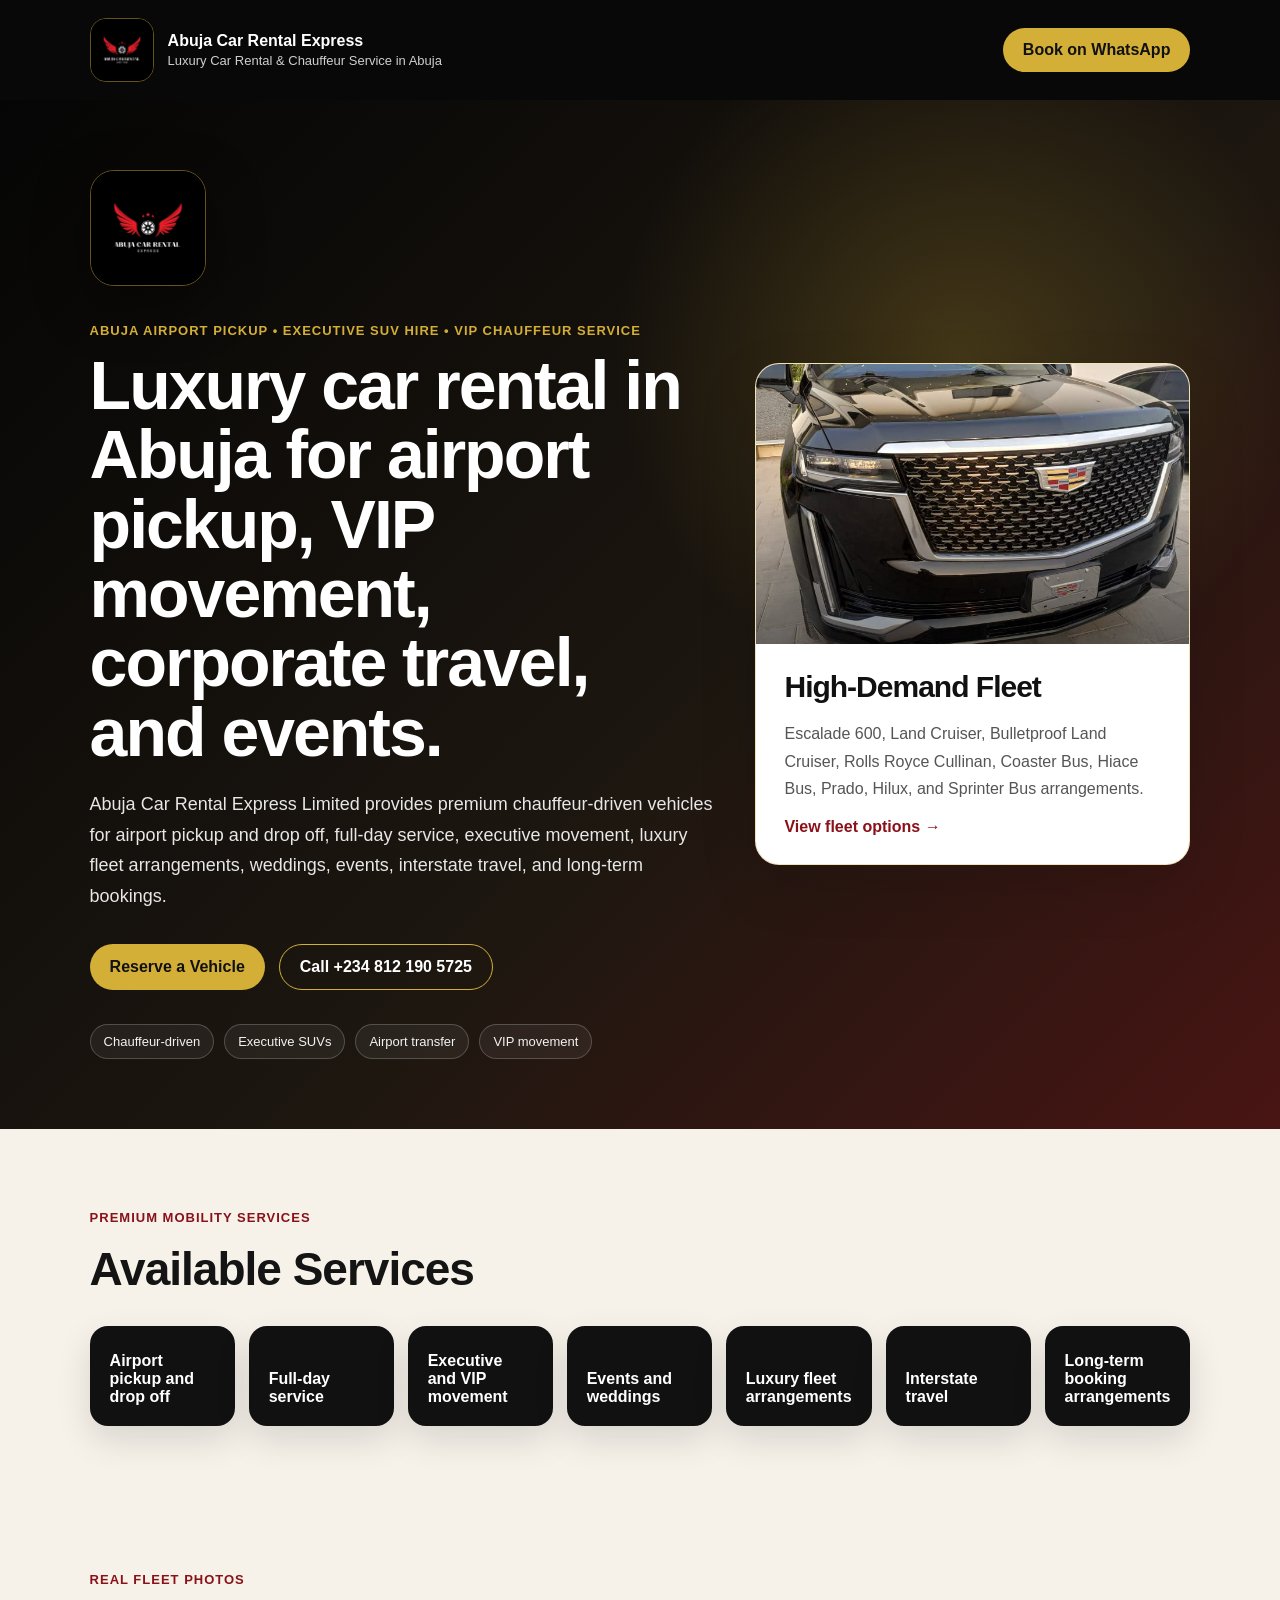
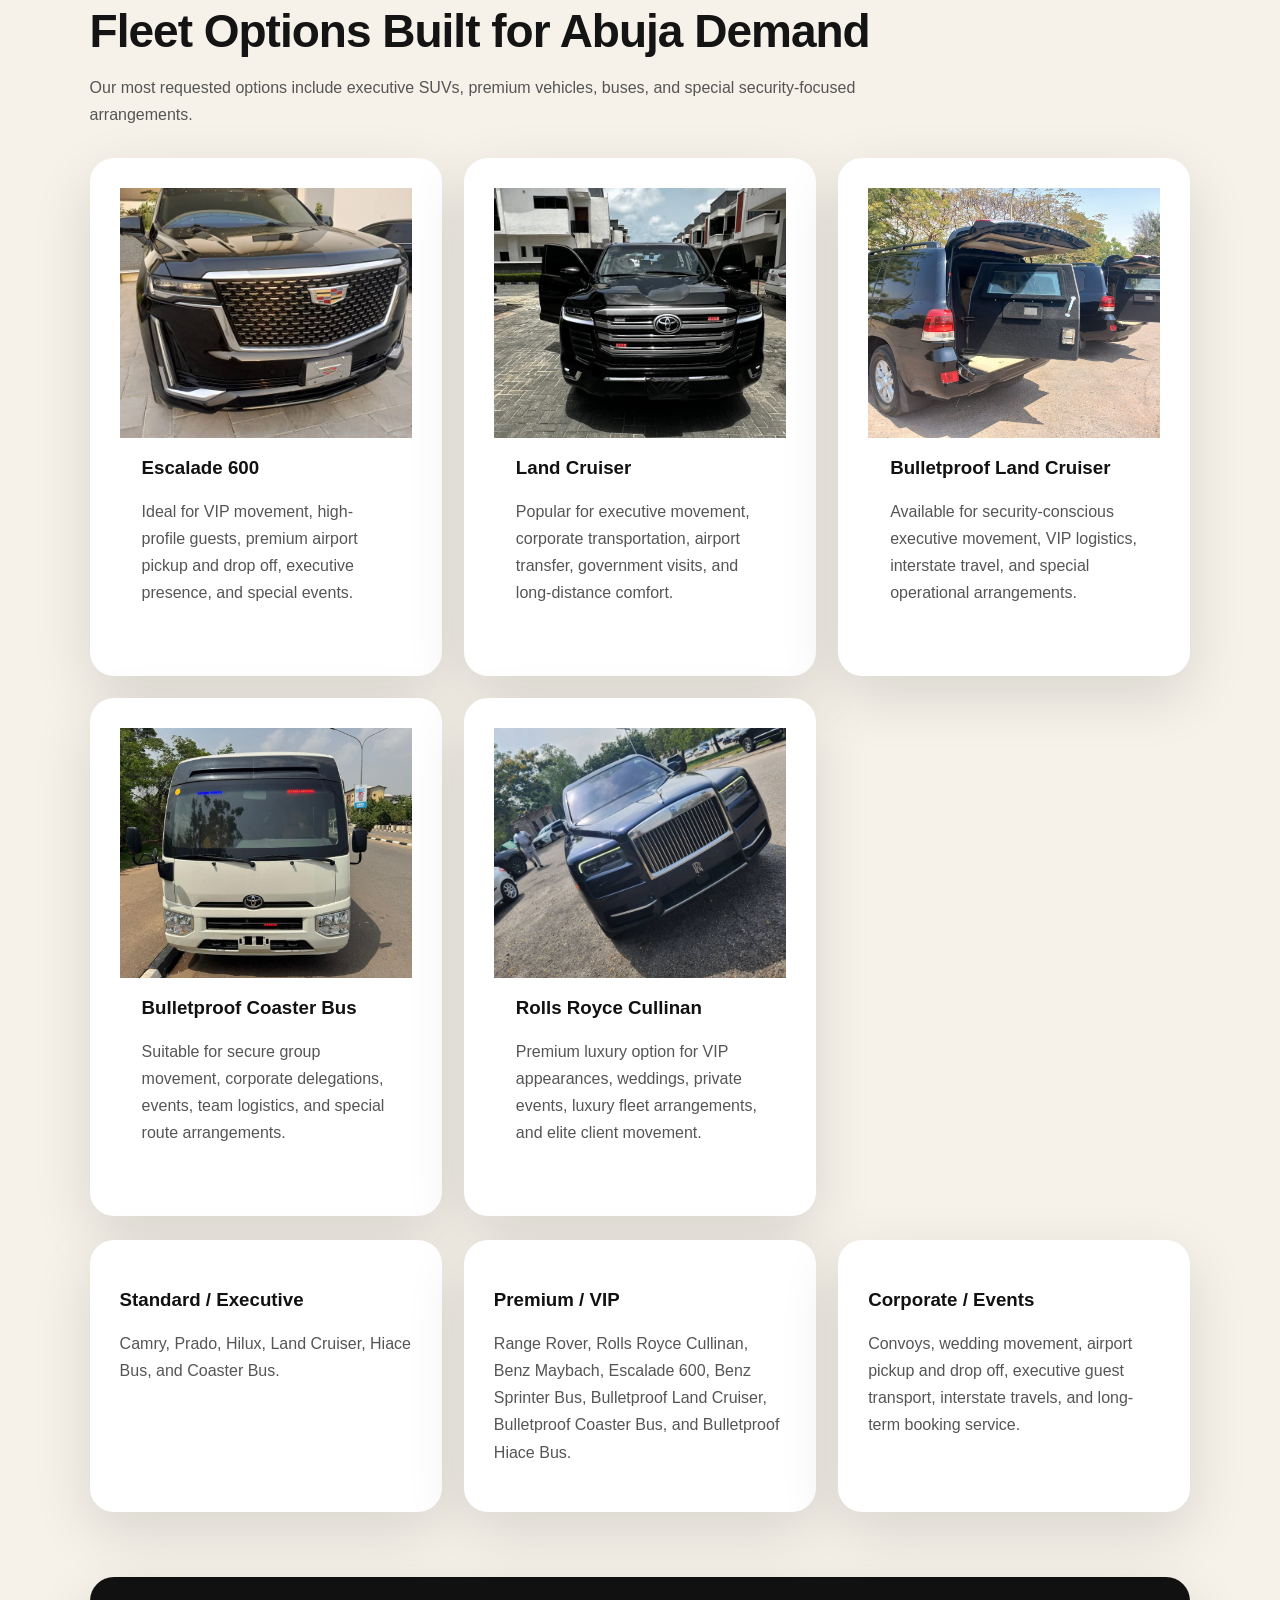
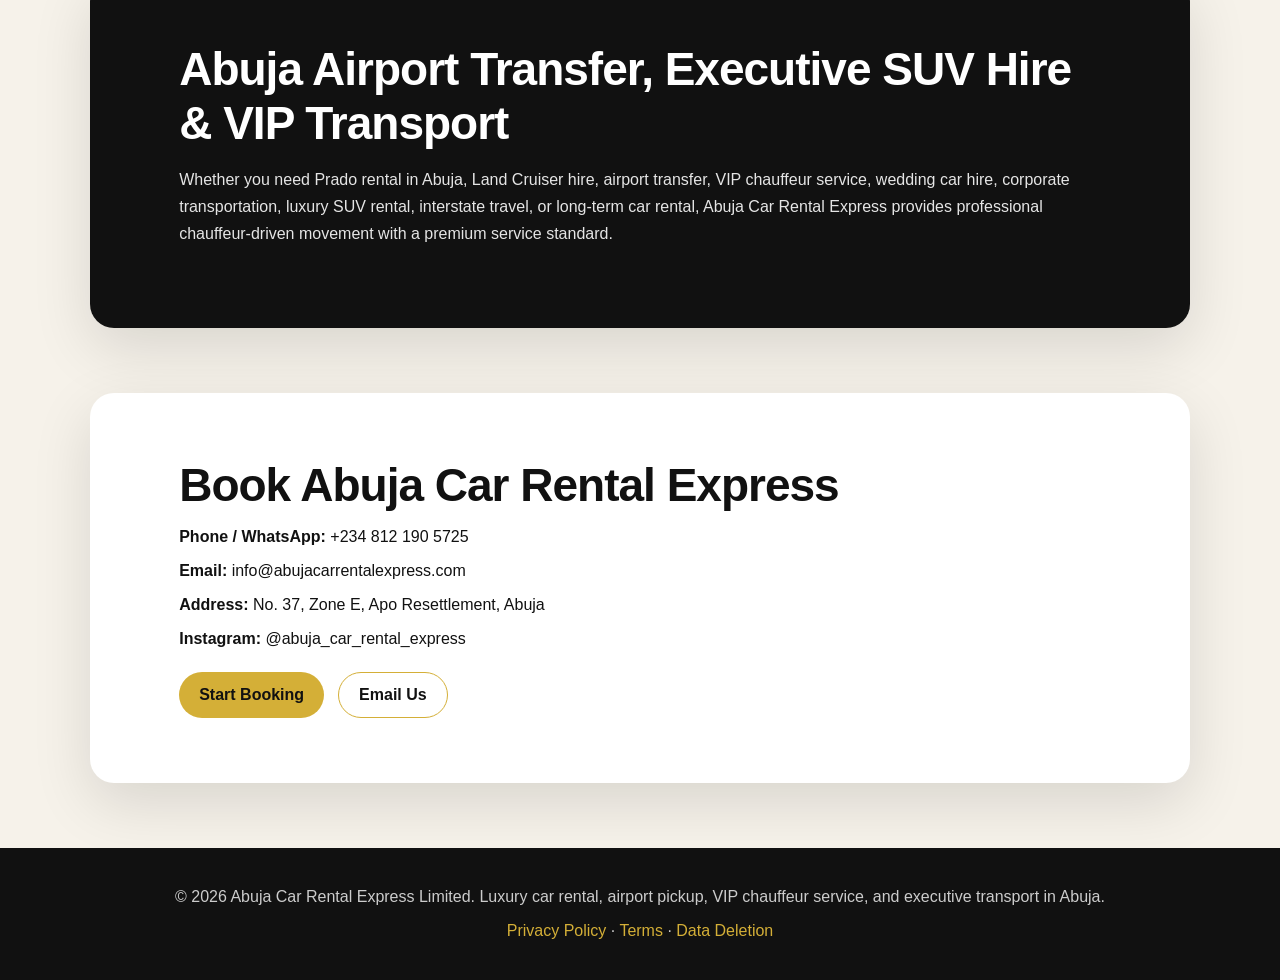
<file: index.html>
<!DOCTYPE html>
<html lang="en">
<head>
  <meta charset="UTF-8" /><meta name="viewport" content="width=device-width, initial-scale=1.0" />
  <title>Luxury Car Rental Abuja | Airport Pickup & VIP Chauffeur Service</title>
  <meta name="description" content="Abuja Car Rental Express offers luxury car rental in Abuja, airport pickup and drop off, chauffeur-driven SUVs, Prado rental, Land Cruiser hire, VIP transport, wedding car hire, corporate transportation, interstate travel, and long-term booking arrangements." />
  <meta name="keywords" content="luxury car rental Abuja, airport pickup Abuja, airport drop off Abuja, Abuja chauffeur service, VIP car hire Abuja, executive car rental Abuja, SUV rental Abuja, Prado rental Abuja, Land Cruiser hire Abuja, wedding car hire Abuja, corporate transportation Abuja, long term car rental Abuja, interstate travel Abuja, bulletproof vehicle hire Abuja, Coaster bus hire Abuja, Hiace bus rental Abuja, Escalade 600 Abuja, Rolls Royce Cullinan Abuja" />
  <link rel="icon" type="image/jpeg" href="/assets/favicon.jpeg" /><link rel="stylesheet" href="/styles.css" />
</head>
<body>
<header class="nav"><div class="brand"><img src="/assets/acre-logo.jpeg" alt="Abuja Car Rental Express logo" class="brand-logo" /><div><strong>Abuja Car Rental Express</strong><span>Luxury Car Rental & Chauffeur Service in Abuja</span></div></div><a class="nav-btn" href="https://wa.me/2348121905725">Book on WhatsApp</a></header>
<main>
<section class="hero"><div class="hero-text"><img src="/assets/acre-logo.jpeg" alt="ACRE logo" class="hero-logo" /><p class="eyebrow">Abuja Airport Pickup • Executive SUV Hire • VIP Chauffeur Service</p><h1>Luxury car rental in Abuja for airport pickup, VIP movement, corporate travel, and events.</h1><p class="subtext">Abuja Car Rental Express Limited provides premium chauffeur-driven vehicles for airport pickup and drop off, full-day service, executive movement, luxury fleet arrangements, weddings, events, interstate travel, and long-term bookings.</p><div class="actions"><a class="primary" href="https://wa.me/2348121905725">Reserve a Vehicle</a><a class="secondary" href="tel:+2348121905725">Call +234 812 190 5725</a></div><div class="trust-row"><span>Chauffeur-driven</span><span>Executive SUVs</span><span>Airport transfer</span><span>VIP movement</span></div></div><div class="hero-card hero-fleet-card"><div class="hero-fleet-image"></div><h2>High-Demand Fleet</h2><p>Escalade 600, Land Cruiser, Bulletproof Land Cruiser, Rolls Royce Cullinan, Coaster Bus, Hiace Bus, Prado, Hilux, and Sprinter Bus arrangements.</p><a href="#fleet" class="card-link">View fleet options →</a></div></section>
<section class="services"><div class="section-heading"><p class="eyebrow dark">Premium Mobility Services</p><h2>Available Services</h2></div><div class="service-grid"><div>Airport pickup and drop off</div><div>Full-day service</div><div>Executive and VIP movement</div><div>Events and weddings</div><div>Luxury fleet arrangements</div><div>Interstate travel</div><div>Long-term booking arrangements</div></div></section>
<section class="fleet" id="fleet"><div class="section-heading"><p class="eyebrow dark">Real Fleet Photos</p><h2>Fleet Options Built for Abuja Demand</h2><p>Our most requested options include executive SUVs, premium vehicles, buses, and special security-focused arrangements.</p></div><div class="fleet-showcase"><article class="vehicle-card"><img src="/assets/escalade-600.jpeg" alt="Escalade 600 available for VIP car hire in Abuja" /><h3>Escalade 600</h3><p>Ideal for VIP movement, high-profile guests, premium airport pickup and drop off, executive presence, and special events.</p></article><article class="vehicle-card"><img src="/assets/land-cruiser.jpeg" alt="Land Cruiser available for executive car rental in Abuja" /><h3>Land Cruiser</h3><p>Popular for executive movement, corporate transportation, airport transfer, government visits, and long-distance comfort.</p></article><article class="vehicle-card"><img src="/assets/bulletproof-land-cruiser.jpeg" alt="Bulletproof Land Cruiser available in Abuja" /><h3>Bulletproof Land Cruiser</h3><p>Available for security-conscious executive movement, VIP logistics, interstate travel, and special operational arrangements.</p></article><article class="vehicle-card"><img src="/assets/bulletproof-coaster-bus.jpeg" alt="Bulletproof Coaster Bus for group movement in Abuja" /><h3>Bulletproof Coaster Bus</h3><p>Suitable for secure group movement, corporate delegations, events, team logistics, and special route arrangements.</p></article><article class="vehicle-card"><img src="/assets/rolls-royce-cullinan.jpeg" alt="Rolls Royce Cullinan luxury car rental in Abuja" /><h3>Rolls Royce Cullinan</h3><p>Premium luxury option for VIP appearances, weddings, private events, luxury fleet arrangements, and elite client movement.</p></article></div><div class="grid"><article><h3>Standard / Executive</h3><p>Camry, Prado, Hilux, Land Cruiser, Hiace Bus, and Coaster Bus.</p></article><article><h3>Premium / VIP</h3><p>Range Rover, Rolls Royce Cullinan, Benz Maybach, Escalade 600, Benz Sprinter Bus, Bulletproof Land Cruiser, Bulletproof Coaster Bus, and Bulletproof Hiace Bus.</p></article><article><h3>Corporate / Events</h3><p>Convoys, wedding movement, airport pickup and drop off, executive guest transport, interstate travels, and long-term booking service.</p></article></div></section>
<section class="seo-section"><h2>Abuja Airport Transfer, Executive SUV Hire & VIP Transport</h2><p>Whether you need Prado rental in Abuja, Land Cruiser hire, airport transfer, VIP chauffeur service, wedding car hire, corporate transportation, luxury SUV rental, interstate travel, or long-term car rental, Abuja Car Rental Express provides professional chauffeur-driven movement with a premium service standard.</p></section>
<section class="contact"><h2>Book Abuja Car Rental Express</h2><p><strong>Phone / WhatsApp:</strong> +234 812 190 5725</p><p><strong>Email:</strong> info@abujacarrentalexpress.com</p><p><strong>Address:</strong> No. 37, Zone E, Apo Resettlement, Abuja</p><p><strong>Instagram:</strong> @abuja_car_rental_express</p><div class="actions contact-actions"><a class="primary" href="https://wa.me/2348121905725">Start Booking</a><a class="secondary dark-btn" href="mailto:info@abujacarrentalexpress.com">Email Us</a></div></section>
</main><footer><p>© 2026 Abuja Car Rental Express Limited. Luxury car rental, airport pickup, VIP chauffeur service, and executive transport in Abuja.</p><p class="footer-links"><a href="/privacy-policy">Privacy Policy</a> · <a href="/terms">Terms</a> · <a href="/data-deletion">Data Deletion</a></p></footer></body></html>
</file>
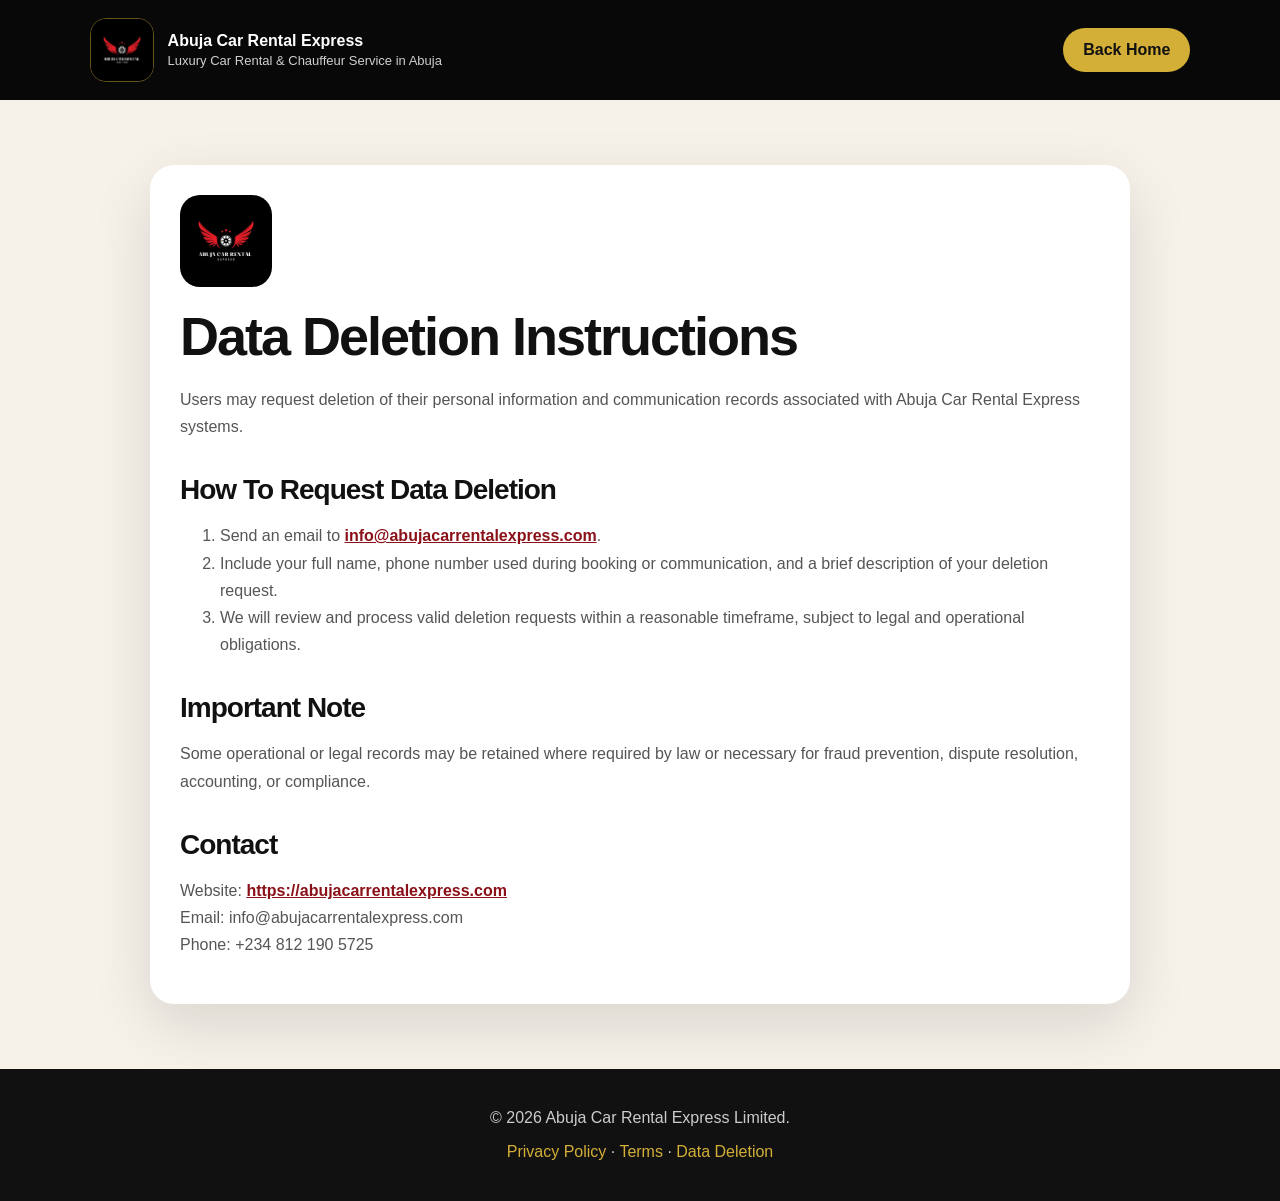
<file: data-deletion.html>
<!DOCTYPE html><html lang="en"><head><meta charset="UTF-8" /><meta name="viewport" content="width=device-width, initial-scale=1.0" /><title>Data Deletion Instructions | Abuja Car Rental Express</title><meta name="description" content="Data Deletion Instructions for Abuja Car Rental Express." /><link rel="icon" type="image/jpeg" href="/assets/favicon.jpeg" /><link rel="stylesheet" href="/styles.css" /></head><body><header class="nav"><div class="brand"><img src="/assets/acre-logo.jpeg" alt="Abuja Car Rental Express logo" class="brand-logo" /><div><strong>Abuja Car Rental Express</strong><span>Luxury Car Rental & Chauffeur Service in Abuja</span></div></div><a class="nav-btn" href="/">Back Home</a></header><main class="legal-wrap"><article class="legal-page"><img src="/assets/acre-logo.jpeg" alt="ACRE logo" class="legal-logo" /><h1>Data Deletion Instructions</h1><p>Users may request deletion of their personal information and communication records associated with Abuja Car Rental Express systems.</p><h2>How To Request Data Deletion</h2><ol><li>Send an email to <a href="mailto:info@abujacarrentalexpress.com">info@abujacarrentalexpress.com</a>.</li><li>Include your full name, phone number used during booking or communication, and a brief description of your deletion request.</li><li>We will review and process valid deletion requests within a reasonable timeframe, subject to legal and operational obligations.</li></ol><h2>Important Note</h2><p>Some operational or legal records may be retained where required by law or necessary for fraud prevention, dispute resolution, accounting, or compliance.</p><h2>Contact</h2><p>Website: <a href="https://abujacarrentalexpress.com">https://abujacarrentalexpress.com</a><br>Email: info@abujacarrentalexpress.com<br>Phone: +234 812 190 5725</p></article></main><footer><p>© 2026 Abuja Car Rental Express Limited.</p><p class="footer-links"><a href="/privacy-policy">Privacy Policy</a> · <a href="/terms">Terms</a> · <a href="/data-deletion">Data Deletion</a></p></footer></body></html>
</file>
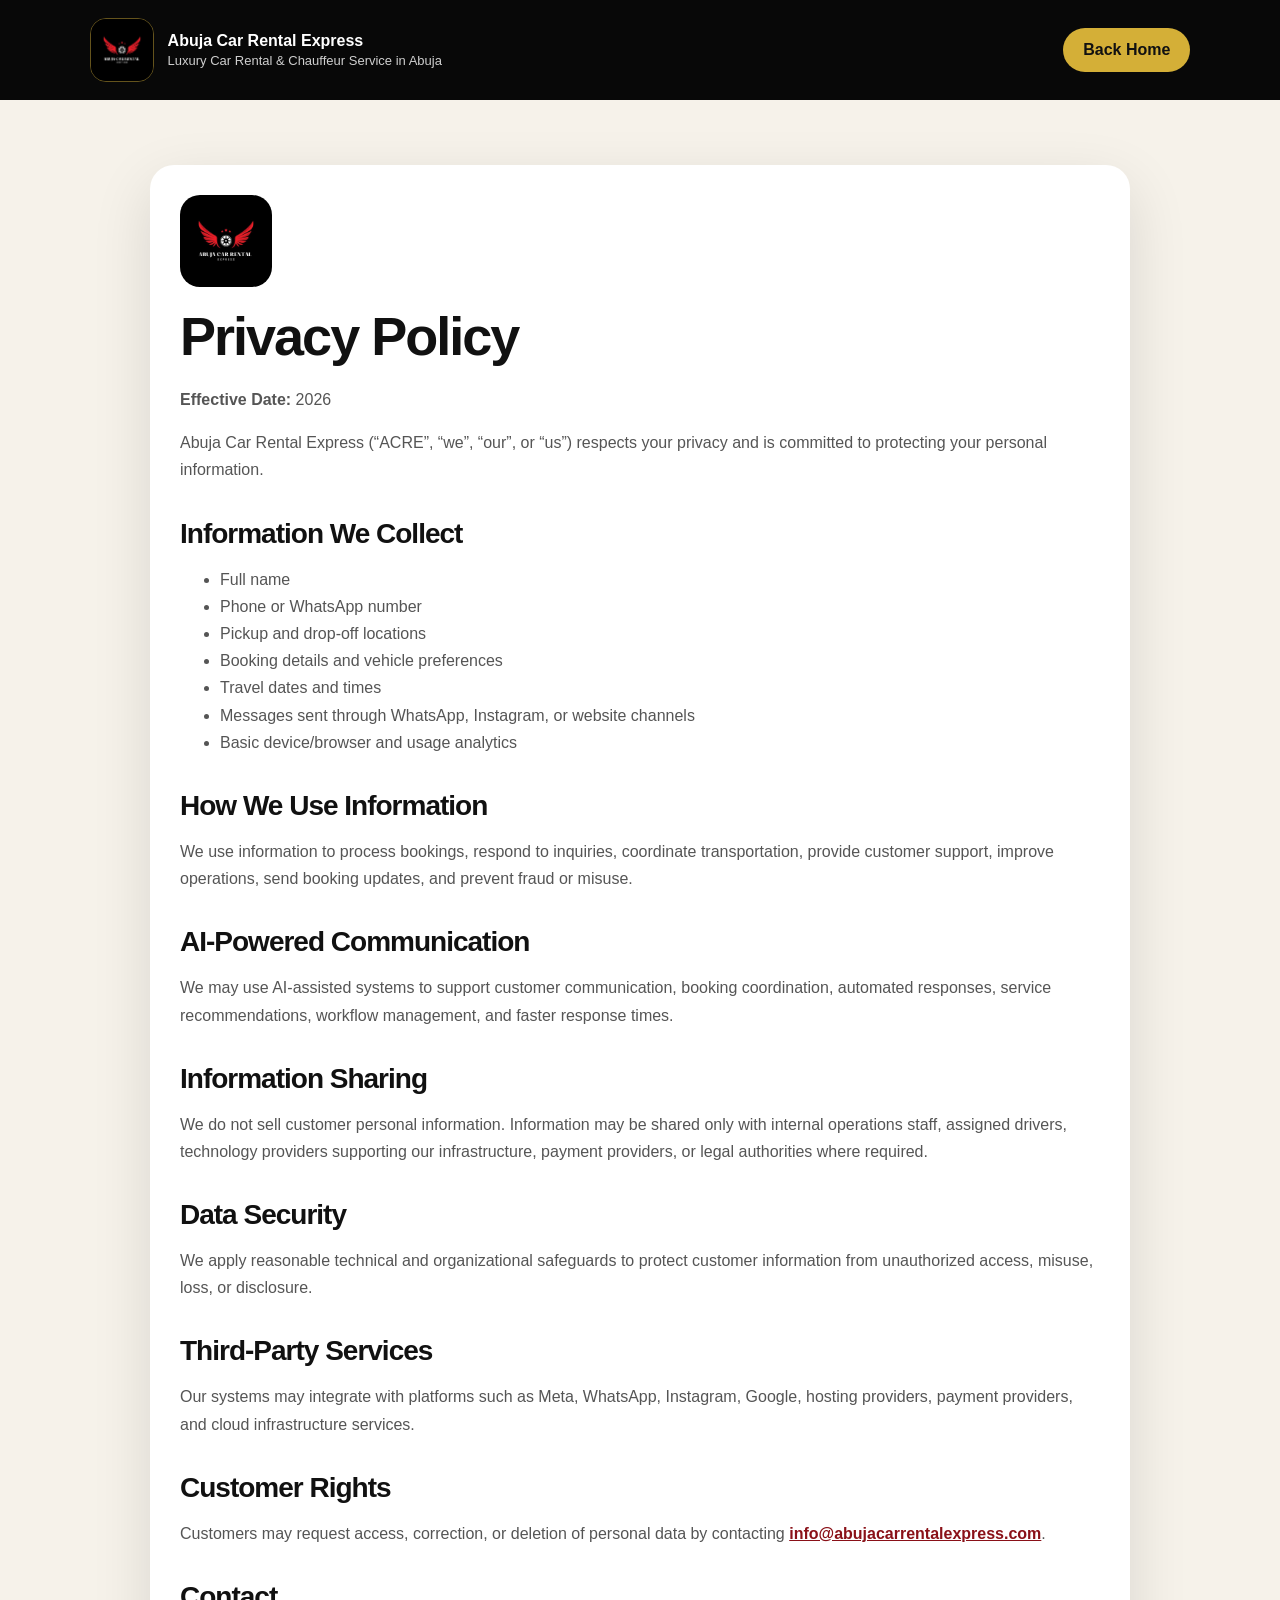
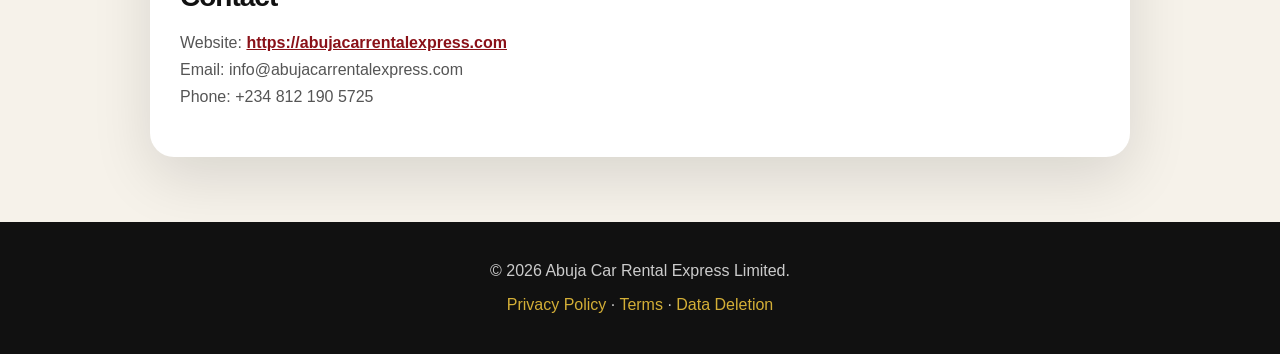
<file: privacy-policy.html>
<!DOCTYPE html><html lang="en"><head><meta charset="UTF-8" /><meta name="viewport" content="width=device-width, initial-scale=1.0" /><title>Privacy Policy | Abuja Car Rental Express</title><meta name="description" content="Privacy Policy for Abuja Car Rental Express." /><link rel="icon" type="image/jpeg" href="/assets/favicon.jpeg" /><link rel="stylesheet" href="/styles.css" /></head><body><header class="nav"><div class="brand"><img src="/assets/acre-logo.jpeg" alt="Abuja Car Rental Express logo" class="brand-logo" /><div><strong>Abuja Car Rental Express</strong><span>Luxury Car Rental & Chauffeur Service in Abuja</span></div></div><a class="nav-btn" href="/">Back Home</a></header><main class="legal-wrap"><article class="legal-page"><img src="/assets/acre-logo.jpeg" alt="ACRE logo" class="legal-logo" /><h1>Privacy Policy</h1><p><strong>Effective Date:</strong> 2026</p><p>Abuja Car Rental Express (“ACRE”, “we”, “our”, or “us”) respects your privacy and is committed to protecting your personal information.</p><h2>Information We Collect</h2><ul><li>Full name</li><li>Phone or WhatsApp number</li><li>Pickup and drop-off locations</li><li>Booking details and vehicle preferences</li><li>Travel dates and times</li><li>Messages sent through WhatsApp, Instagram, or website channels</li><li>Basic device/browser and usage analytics</li></ul><h2>How We Use Information</h2><p>We use information to process bookings, respond to inquiries, coordinate transportation, provide customer support, improve operations, send booking updates, and prevent fraud or misuse.</p><h2>AI-Powered Communication</h2><p>We may use AI-assisted systems to support customer communication, booking coordination, automated responses, service recommendations, workflow management, and faster response times.</p><h2>Information Sharing</h2><p>We do not sell customer personal information. Information may be shared only with internal operations staff, assigned drivers, technology providers supporting our infrastructure, payment providers, or legal authorities where required.</p><h2>Data Security</h2><p>We apply reasonable technical and organizational safeguards to protect customer information from unauthorized access, misuse, loss, or disclosure.</p><h2>Third-Party Services</h2><p>Our systems may integrate with platforms such as Meta, WhatsApp, Instagram, Google, hosting providers, payment providers, and cloud infrastructure services.</p><h2>Customer Rights</h2><p>Customers may request access, correction, or deletion of personal data by contacting <a href="mailto:info@abujacarrentalexpress.com">info@abujacarrentalexpress.com</a>.</p><h2>Contact</h2><p>Website: <a href="https://abujacarrentalexpress.com">https://abujacarrentalexpress.com</a><br>Email: info@abujacarrentalexpress.com<br>Phone: +234 812 190 5725</p></article></main><footer><p>© 2026 Abuja Car Rental Express Limited.</p><p class="footer-links"><a href="/privacy-policy">Privacy Policy</a> · <a href="/terms">Terms</a> · <a href="/data-deletion">Data Deletion</a></p></footer></body></html>
</file>
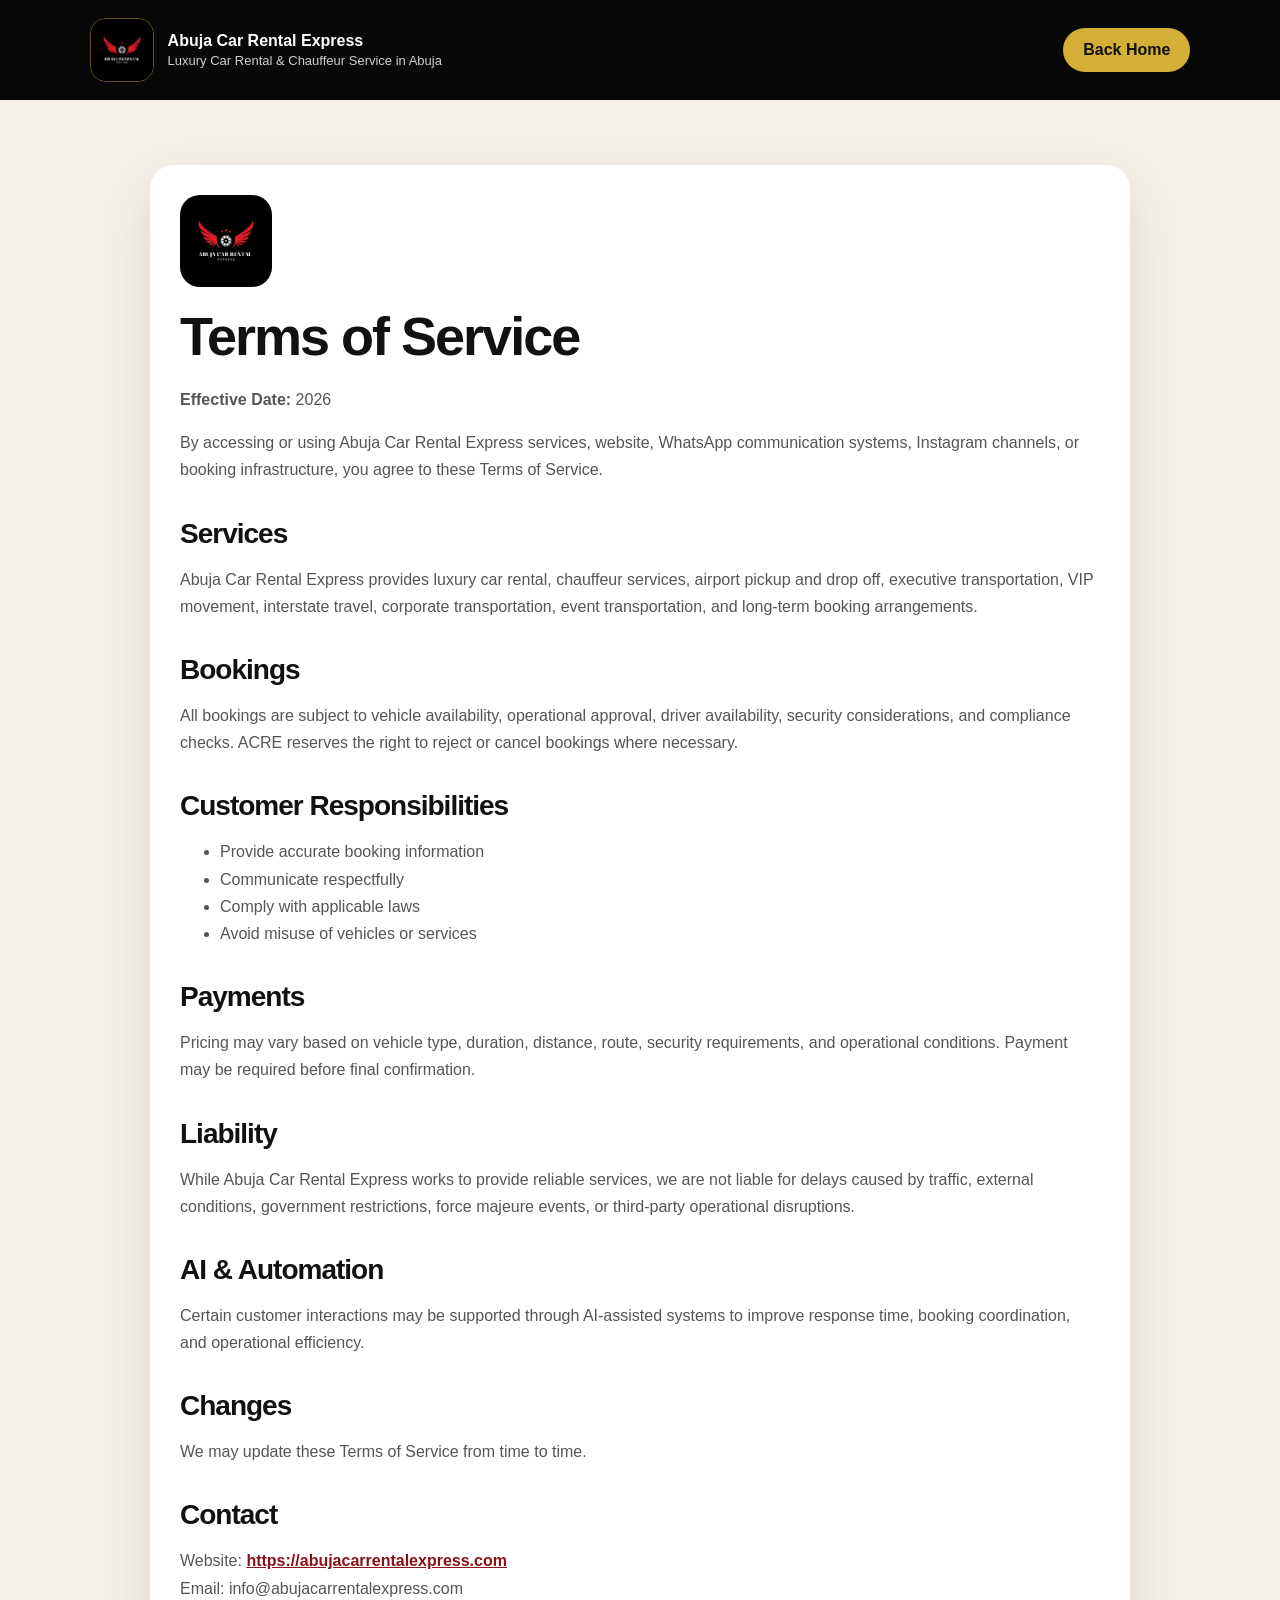
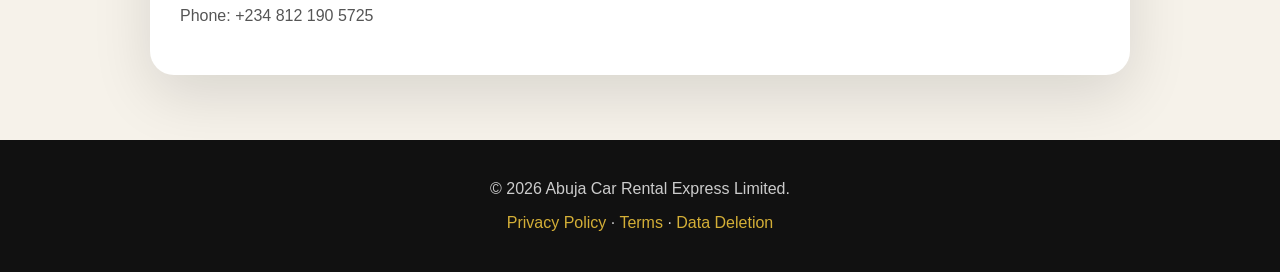
<file: terms.html>
<!DOCTYPE html><html lang="en"><head><meta charset="UTF-8" /><meta name="viewport" content="width=device-width, initial-scale=1.0" /><title>Terms of Service | Abuja Car Rental Express</title><meta name="description" content="Terms of Service for Abuja Car Rental Express." /><link rel="icon" type="image/jpeg" href="/assets/favicon.jpeg" /><link rel="stylesheet" href="/styles.css" /></head><body><header class="nav"><div class="brand"><img src="/assets/acre-logo.jpeg" alt="Abuja Car Rental Express logo" class="brand-logo" /><div><strong>Abuja Car Rental Express</strong><span>Luxury Car Rental & Chauffeur Service in Abuja</span></div></div><a class="nav-btn" href="/">Back Home</a></header><main class="legal-wrap"><article class="legal-page"><img src="/assets/acre-logo.jpeg" alt="ACRE logo" class="legal-logo" /><h1>Terms of Service</h1><p><strong>Effective Date:</strong> 2026</p><p>By accessing or using Abuja Car Rental Express services, website, WhatsApp communication systems, Instagram channels, or booking infrastructure, you agree to these Terms of Service.</p><h2>Services</h2><p>Abuja Car Rental Express provides luxury car rental, chauffeur services, airport pickup and drop off, executive transportation, VIP movement, interstate travel, corporate transportation, event transportation, and long-term booking arrangements.</p><h2>Bookings</h2><p>All bookings are subject to vehicle availability, operational approval, driver availability, security considerations, and compliance checks. ACRE reserves the right to reject or cancel bookings where necessary.</p><h2>Customer Responsibilities</h2><ul><li>Provide accurate booking information</li><li>Communicate respectfully</li><li>Comply with applicable laws</li><li>Avoid misuse of vehicles or services</li></ul><h2>Payments</h2><p>Pricing may vary based on vehicle type, duration, distance, route, security requirements, and operational conditions. Payment may be required before final confirmation.</p><h2>Liability</h2><p>While Abuja Car Rental Express works to provide reliable services, we are not liable for delays caused by traffic, external conditions, government restrictions, force majeure events, or third-party operational disruptions.</p><h2>AI & Automation</h2><p>Certain customer interactions may be supported through AI-assisted systems to improve response time, booking coordination, and operational efficiency.</p><h2>Changes</h2><p>We may update these Terms of Service from time to time.</p><h2>Contact</h2><p>Website: <a href="https://abujacarrentalexpress.com">https://abujacarrentalexpress.com</a><br>Email: info@abujacarrentalexpress.com<br>Phone: +234 812 190 5725</p></article></main><footer><p>© 2026 Abuja Car Rental Express Limited.</p><p class="footer-links"><a href="/privacy-policy">Privacy Policy</a> · <a href="/terms">Terms</a> · <a href="/data-deletion">Data Deletion</a></p></footer></body></html>
</file>
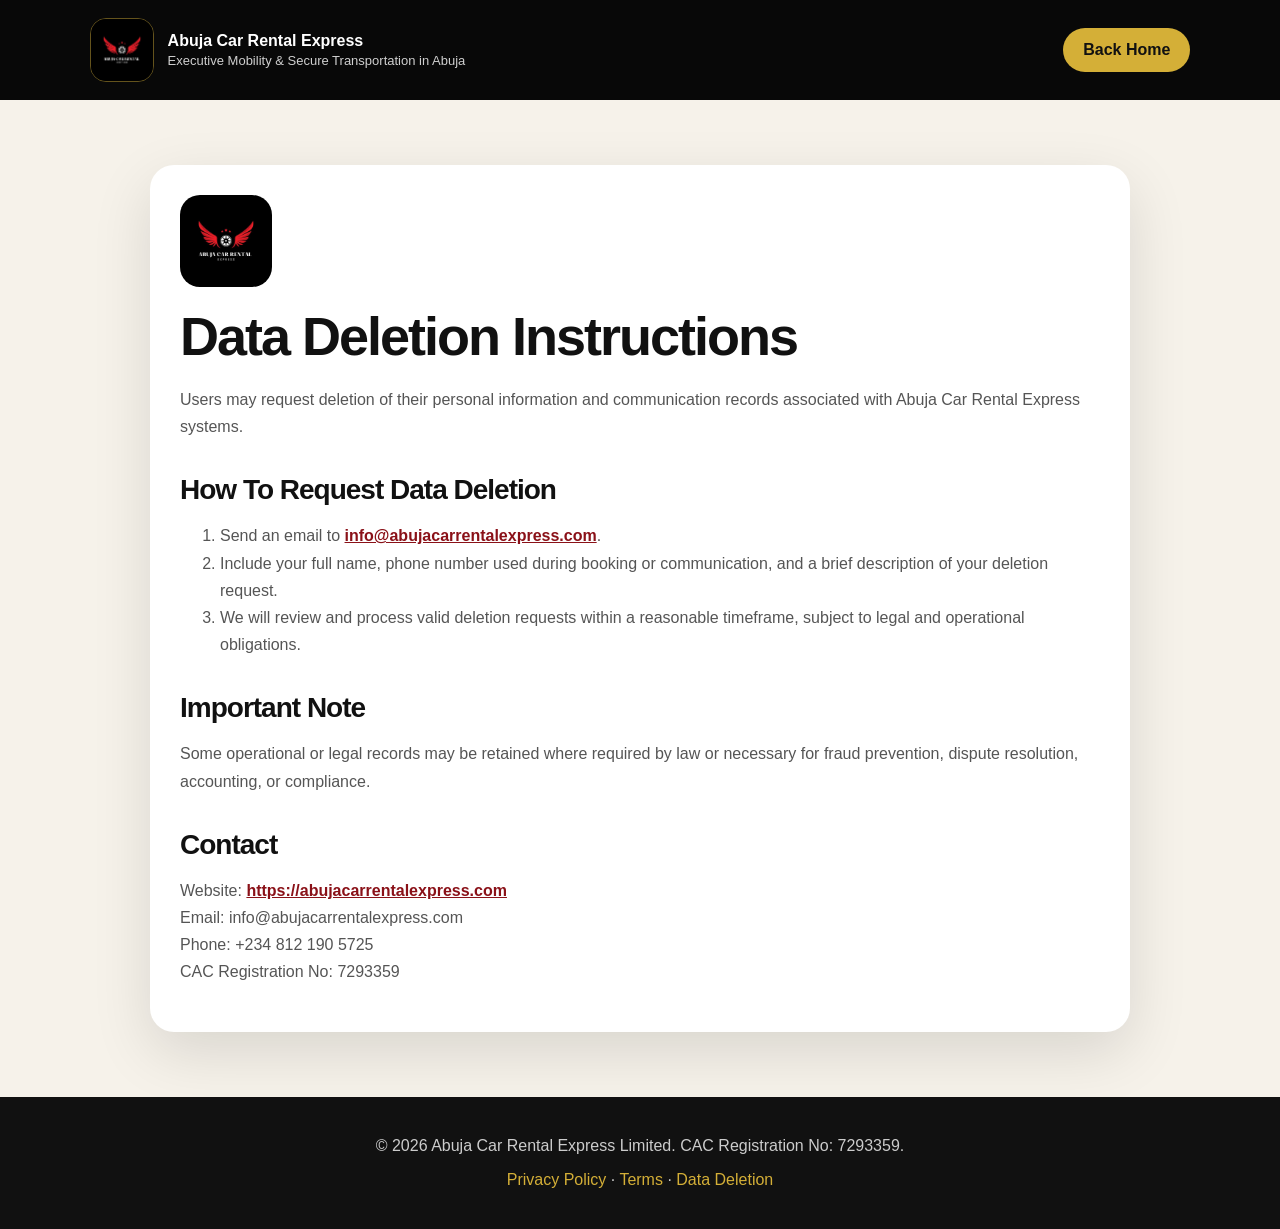
<file: acre_rebuild_package/data-deletion.html>
<!DOCTYPE html><html lang="en"><head><meta charset="UTF-8" /><meta name="viewport" content="width=device-width, initial-scale=1.0" /><title>Data Deletion Instructions | Abuja Car Rental Express</title><meta name="description" content="Data Deletion Instructions for Abuja Car Rental Express." /><link rel="icon" type="image/jpeg" href="/assets/favicon.jpeg" /><link rel="stylesheet" href="/styles.css" /></head><body><header class="nav"><div class="brand"><img src="/assets/acre-logo.jpeg" alt="Abuja Car Rental Express logo" class="brand-logo" /><div><strong>Abuja Car Rental Express</strong><span>Executive Mobility & Secure Transportation in Abuja</span></div></div><a class="nav-btn" href="/">Back Home</a></header><main class="legal-wrap"><article class="legal-page"><img src="/assets/acre-logo.jpeg" alt="ACRE logo" class="legal-logo" /><h1>Data Deletion Instructions</h1><p>Users may request deletion of their personal information and communication records associated with Abuja Car Rental Express systems.</p><h2>How To Request Data Deletion</h2><ol><li>Send an email to <a href="mailto:info@abujacarrentalexpress.com">info@abujacarrentalexpress.com</a>.</li><li>Include your full name, phone number used during booking or communication, and a brief description of your deletion request.</li><li>We will review and process valid deletion requests within a reasonable timeframe, subject to legal and operational obligations.</li></ol><h2>Important Note</h2><p>Some operational or legal records may be retained where required by law or necessary for fraud prevention, dispute resolution, accounting, or compliance.</p><h2>Contact</h2><p>Website: <a href="https://abujacarrentalexpress.com">https://abujacarrentalexpress.com</a><br>Email: info@abujacarrentalexpress.com<br>Phone: +234 812 190 5725<br>CAC Registration No: 7293359</p></article></main><footer><p>© 2026 Abuja Car Rental Express Limited. CAC Registration No: 7293359.</p><p class="footer-links"><a href="/privacy-policy">Privacy Policy</a> · <a href="/terms">Terms</a> · <a href="/data-deletion">Data Deletion</a></p></footer></body></html>
</file>
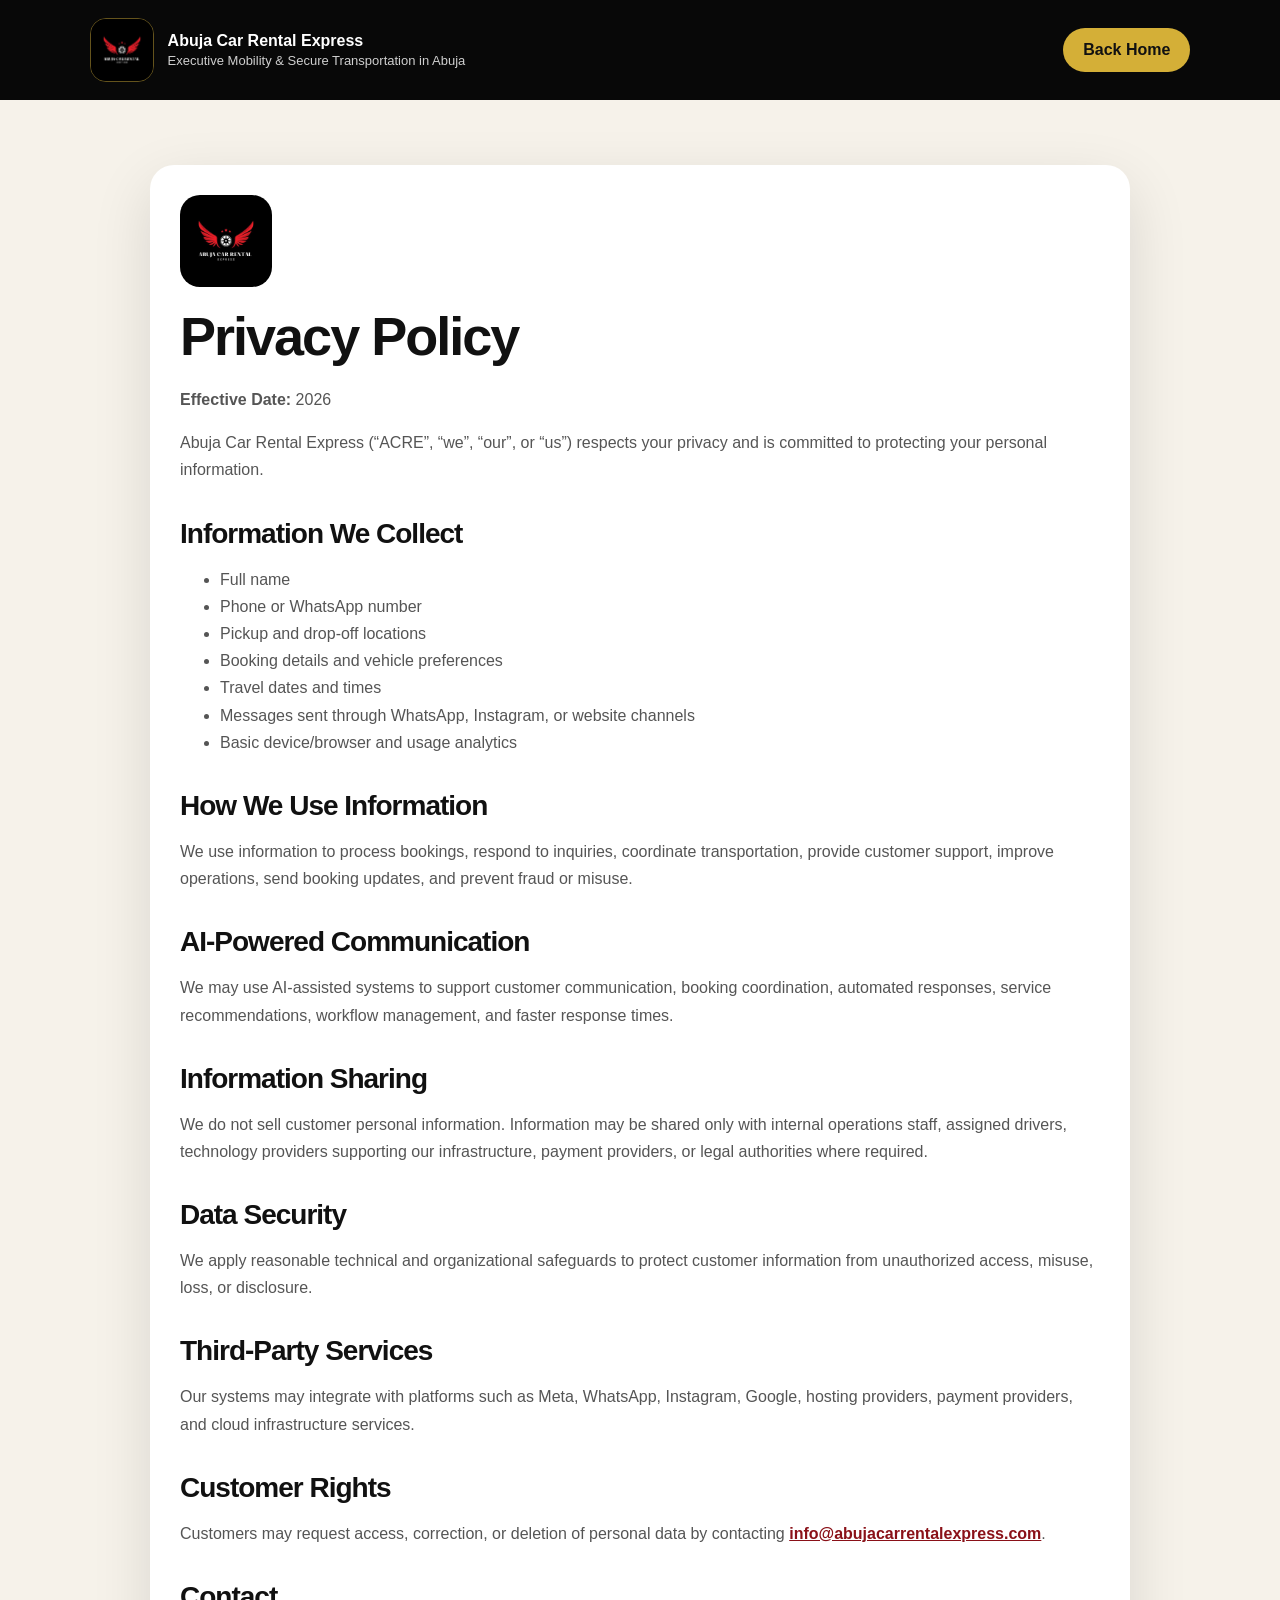
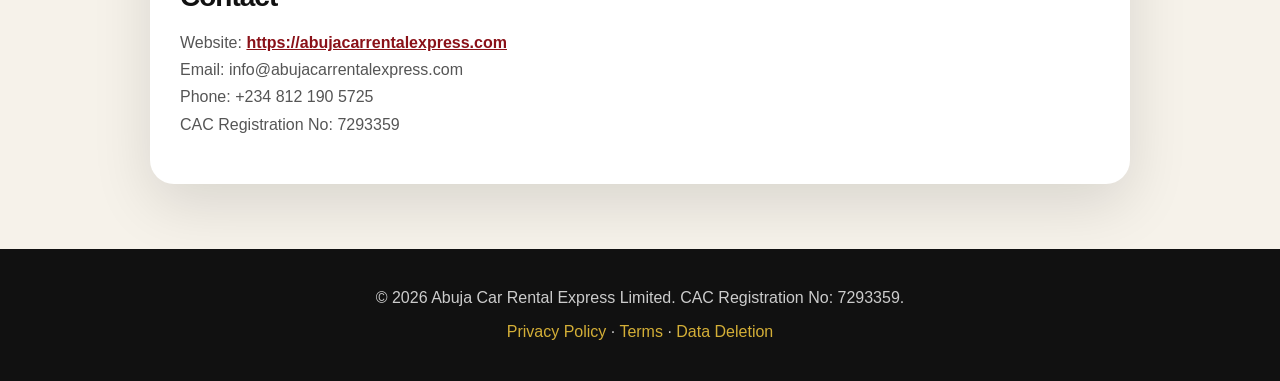
<file: acre_rebuild_package/privacy-policy.html>
<!DOCTYPE html><html lang="en"><head><meta charset="UTF-8" /><meta name="viewport" content="width=device-width, initial-scale=1.0" /><title>Privacy Policy | Abuja Car Rental Express</title><meta name="description" content="Privacy Policy for Abuja Car Rental Express." /><link rel="icon" type="image/jpeg" href="/assets/favicon.jpeg" /><link rel="stylesheet" href="/styles.css" /></head><body><header class="nav"><div class="brand"><img src="/assets/acre-logo.jpeg" alt="Abuja Car Rental Express logo" class="brand-logo" /><div><strong>Abuja Car Rental Express</strong><span>Executive Mobility & Secure Transportation in Abuja</span></div></div><a class="nav-btn" href="/">Back Home</a></header><main class="legal-wrap"><article class="legal-page"><img src="/assets/acre-logo.jpeg" alt="ACRE logo" class="legal-logo" /><h1>Privacy Policy</h1><p><strong>Effective Date:</strong> 2026</p><p>Abuja Car Rental Express (“ACRE”, “we”, “our”, or “us”) respects your privacy and is committed to protecting your personal information.</p><h2>Information We Collect</h2><ul><li>Full name</li><li>Phone or WhatsApp number</li><li>Pickup and drop-off locations</li><li>Booking details and vehicle preferences</li><li>Travel dates and times</li><li>Messages sent through WhatsApp, Instagram, or website channels</li><li>Basic device/browser and usage analytics</li></ul><h2>How We Use Information</h2><p>We use information to process bookings, respond to inquiries, coordinate transportation, provide customer support, improve operations, send booking updates, and prevent fraud or misuse.</p><h2>AI-Powered Communication</h2><p>We may use AI-assisted systems to support customer communication, booking coordination, automated responses, service recommendations, workflow management, and faster response times.</p><h2>Information Sharing</h2><p>We do not sell customer personal information. Information may be shared only with internal operations staff, assigned drivers, technology providers supporting our infrastructure, payment providers, or legal authorities where required.</p><h2>Data Security</h2><p>We apply reasonable technical and organizational safeguards to protect customer information from unauthorized access, misuse, loss, or disclosure.</p><h2>Third-Party Services</h2><p>Our systems may integrate with platforms such as Meta, WhatsApp, Instagram, Google, hosting providers, payment providers, and cloud infrastructure services.</p><h2>Customer Rights</h2><p>Customers may request access, correction, or deletion of personal data by contacting <a href="mailto:info@abujacarrentalexpress.com">info@abujacarrentalexpress.com</a>.</p><h2>Contact</h2><p>Website: <a href="https://abujacarrentalexpress.com">https://abujacarrentalexpress.com</a><br>Email: info@abujacarrentalexpress.com<br>Phone: +234 812 190 5725<br>CAC Registration No: 7293359</p></article></main><footer><p>© 2026 Abuja Car Rental Express Limited. CAC Registration No: 7293359.</p><p class="footer-links"><a href="/privacy-policy">Privacy Policy</a> · <a href="/terms">Terms</a> · <a href="/data-deletion">Data Deletion</a></p></footer></body></html>
</file>
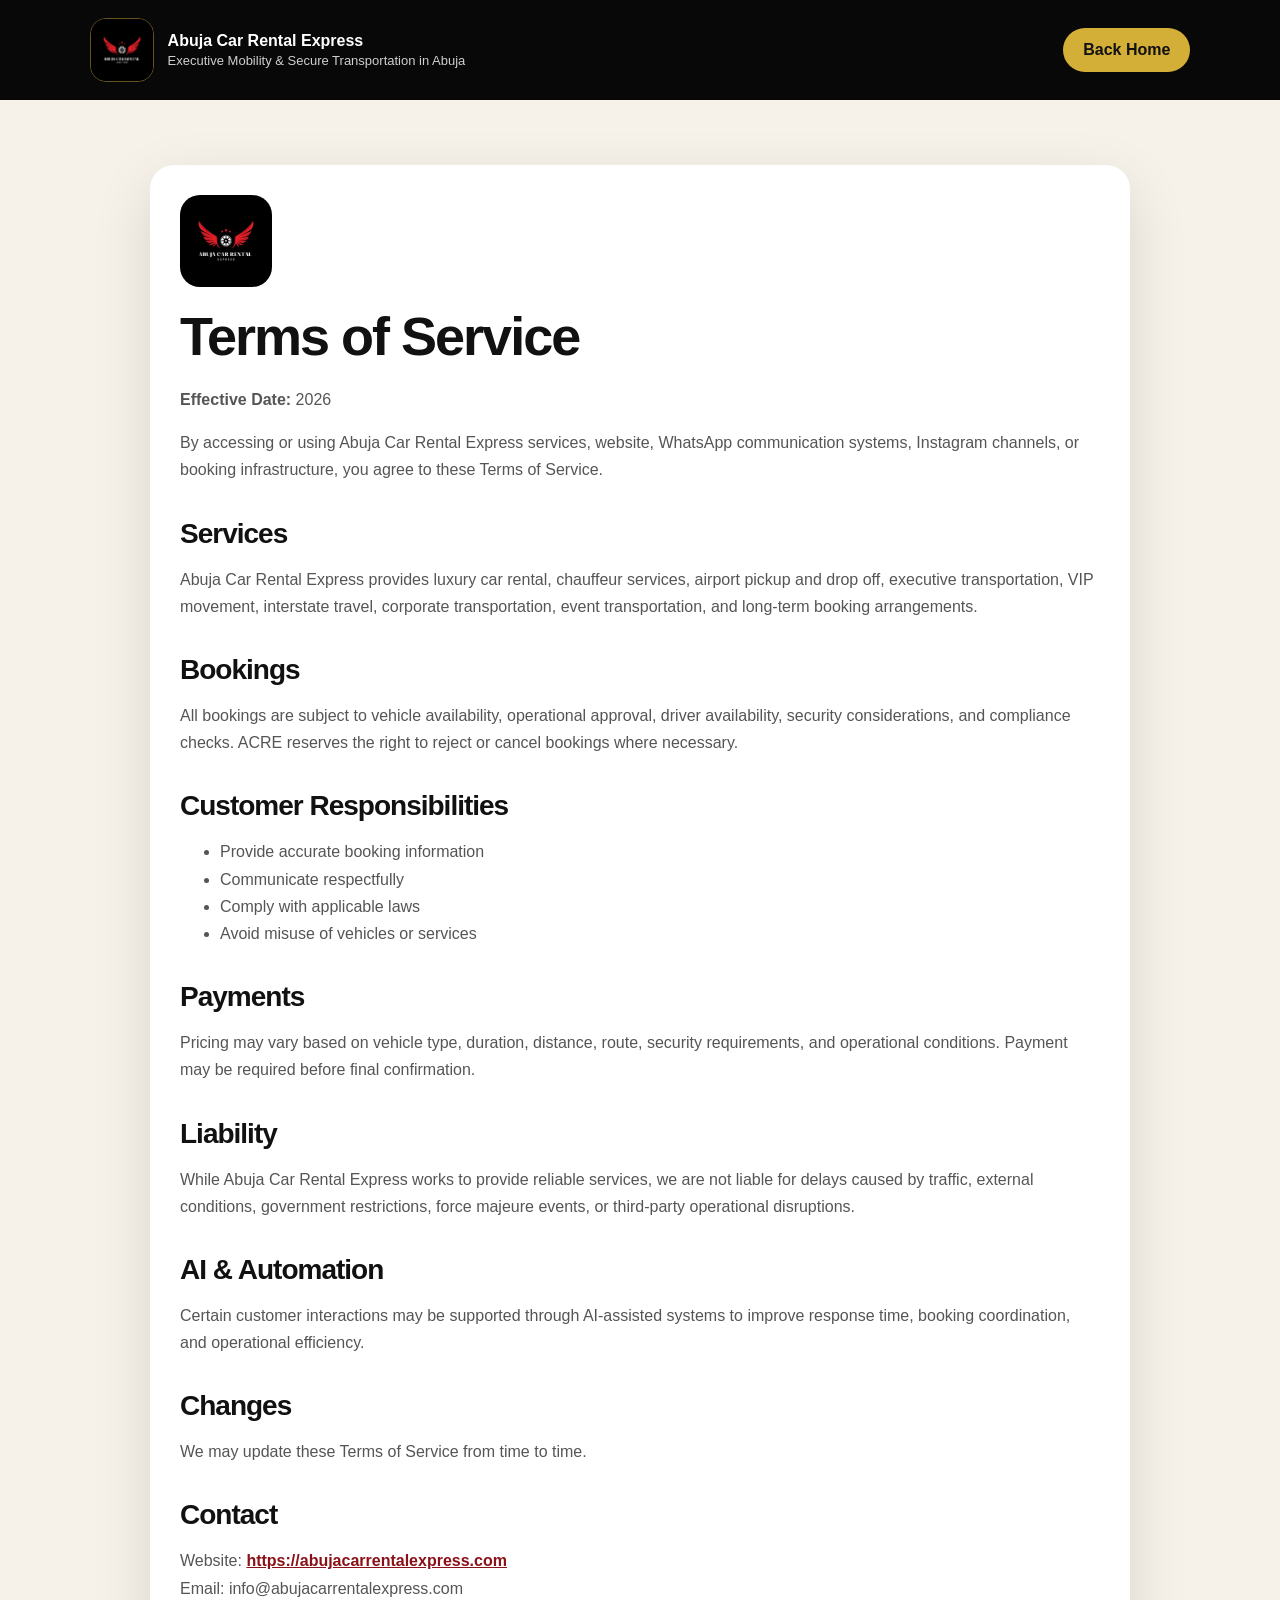
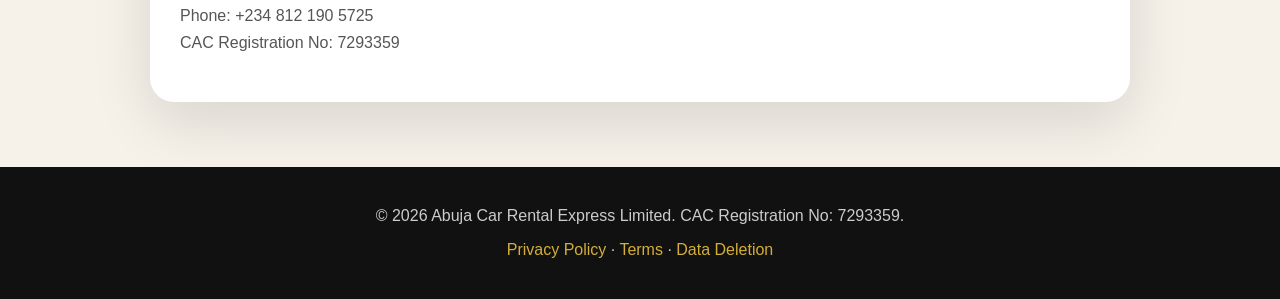
<file: acre_rebuild_package/terms.html>
<!DOCTYPE html><html lang="en"><head><meta charset="UTF-8" /><meta name="viewport" content="width=device-width, initial-scale=1.0" /><title>Terms of Service | Abuja Car Rental Express</title><meta name="description" content="Terms of Service for Abuja Car Rental Express." /><link rel="icon" type="image/jpeg" href="/assets/favicon.jpeg" /><link rel="stylesheet" href="/styles.css" /></head><body><header class="nav"><div class="brand"><img src="/assets/acre-logo.jpeg" alt="Abuja Car Rental Express logo" class="brand-logo" /><div><strong>Abuja Car Rental Express</strong><span>Executive Mobility & Secure Transportation in Abuja</span></div></div><a class="nav-btn" href="/">Back Home</a></header><main class="legal-wrap"><article class="legal-page"><img src="/assets/acre-logo.jpeg" alt="ACRE logo" class="legal-logo" /><h1>Terms of Service</h1><p><strong>Effective Date:</strong> 2026</p><p>By accessing or using Abuja Car Rental Express services, website, WhatsApp communication systems, Instagram channels, or booking infrastructure, you agree to these Terms of Service.</p><h2>Services</h2><p>Abuja Car Rental Express provides luxury car rental, chauffeur services, airport pickup and drop off, executive transportation, VIP movement, interstate travel, corporate transportation, event transportation, and long-term booking arrangements.</p><h2>Bookings</h2><p>All bookings are subject to vehicle availability, operational approval, driver availability, security considerations, and compliance checks. ACRE reserves the right to reject or cancel bookings where necessary.</p><h2>Customer Responsibilities</h2><ul><li>Provide accurate booking information</li><li>Communicate respectfully</li><li>Comply with applicable laws</li><li>Avoid misuse of vehicles or services</li></ul><h2>Payments</h2><p>Pricing may vary based on vehicle type, duration, distance, route, security requirements, and operational conditions. Payment may be required before final confirmation.</p><h2>Liability</h2><p>While Abuja Car Rental Express works to provide reliable services, we are not liable for delays caused by traffic, external conditions, government restrictions, force majeure events, or third-party operational disruptions.</p><h2>AI & Automation</h2><p>Certain customer interactions may be supported through AI-assisted systems to improve response time, booking coordination, and operational efficiency.</p><h2>Changes</h2><p>We may update these Terms of Service from time to time.</p><h2>Contact</h2><p>Website: <a href="https://abujacarrentalexpress.com">https://abujacarrentalexpress.com</a><br>Email: info@abujacarrentalexpress.com<br>Phone: +234 812 190 5725<br>CAC Registration No: 7293359</p></article></main><footer><p>© 2026 Abuja Car Rental Express Limited. CAC Registration No: 7293359.</p><p class="footer-links"><a href="/privacy-policy">Privacy Policy</a> · <a href="/terms">Terms</a> · <a href="/data-deletion">Data Deletion</a></p></footer></body></html>
</file>
<file: styles.css>
*{box-sizing:border-box}html{scroll-behavior:smooth}body{margin:0;font-family:Arial,Helvetica,sans-serif;color:#141414;background:#f6f2ea}.nav{display:flex;justify-content:space-between;align-items:center;padding:18px 7%;background:#080808;color:#fff;position:sticky;top:0;z-index:20}.brand{display:flex;gap:14px;align-items:center}.brand-logo{width:64px;height:64px;object-fit:cover;border-radius:16px;border:1px solid rgba(212,175,55,.45)}.hero-logo{width:116px;height:116px;object-fit:cover;border-radius:24px;margin-bottom:20px;box-shadow:0 18px 55px rgba(0,0,0,.45);border:1px solid rgba(212,175,55,.45)}.brand span{display:block;font-size:13px;color:#cfcfcf;margin-top:3px}.nav-btn,.primary,.secondary{text-decoration:none;border-radius:999px;padding:13px 20px;font-weight:700;display:inline-flex;align-items:center;justify-content:center}.nav-btn,.primary{background:#d4af37;color:#111}.secondary{border:1px solid #d4af37;color:#111}.hero{min-height:78vh;display:grid;grid-template-columns:1.18fr .82fr;gap:40px;align-items:center;padding:70px 7%;background:radial-gradient(circle at 75% 25%,rgba(212,175,55,.22),transparent 28%),linear-gradient(135deg,#050505 0%,#1d1710 58%,#8b1118 165%);color:#fff}.eyebrow{color:#d4af37;font-weight:800;letter-spacing:1px;text-transform:uppercase;font-size:13px}.eyebrow.dark{color:#8a1118}h1{font-size:clamp(36px,5.7vw,68px);line-height:1.02;margin:0 0 22px;letter-spacing:-2px}h2{font-size:clamp(30px,4vw,46px);margin:0 0 16px;letter-spacing:-1px}.subtext{font-size:18px;line-height:1.7;color:#e7e7e7;max-width:760px}.actions{display:flex;gap:14px;flex-wrap:wrap;margin-top:32px}.hero .secondary{color:#fff}.trust-row{display:flex;flex-wrap:wrap;gap:10px;margin-top:34px}.trust-row span{border:1px solid rgba(255,255,255,.2);border-radius:999px;padding:9px 13px;color:#f2f2f2;background:rgba(255,255,255,.06);font-size:13px}.hero-card,.fleet article,.contact,.seo-section,.vehicle-card,.legal-page{background:#fff;color:#111;border-radius:24px;padding:30px;box-shadow:0 20px 60px rgba(0,0,0,.12)}.hero-card{border:1px solid rgba(212,175,55,.35);overflow:hidden;padding:0}.hero-card h2,.hero-card p,.hero-card a{margin-left:28px;margin-right:28px}.hero-card h2{font-size:30px;margin-top:26px}.hero-card a{display:inline-block;margin-bottom:28px}.hero-fleet-image{height:280px;background-image:linear-gradient(to top,rgba(0,0,0,.48),transparent 55%),url('/assets/escalade-600.jpeg');background-size:cover;background-position:center}.hero-card p,.section-heading p,.fleet article p,.seo-section p,.vehicle-card p,.legal-page p,.legal-page li{line-height:1.7;color:#555}.card-link{color:#8a1118;font-weight:800;text-decoration:none}.services,.fleet,.contact,.seo-section{padding:65px 7%}.section-heading{max-width:820px;margin-bottom:30px}.service-grid{display:grid;grid-template-columns:repeat(7,1fr);gap:14px}.service-grid div{background:#111;color:#fff;padding:20px;border-radius:18px;min-height:100px;display:flex;align-items:end;font-weight:800;box-shadow:0 14px 35px rgba(0,0,0,.12)}.fleet-showcase{display:grid;grid-template-columns:repeat(5,1fr);gap:22px;margin-bottom:24px}.vehicle-card{padding:0;overflow:hidden}.vehicle-card img{width:100%;height:250px;object-fit:cover;display:block}.vehicle-card h3,.vehicle-card p{padding-left:22px;padding-right:22px}.vehicle-card p{padding-bottom:24px}.grid{display:grid;grid-template-columns:repeat(3,1fr);gap:22px}.grid article{min-height:210px}.seo-section{margin:0 7% 65px;background:#111;color:#fff}.seo-section p{color:#e5e5e5;max-width:980px}.contact{margin:0 7% 65px}.contact-actions{margin-top:24px}.dark-btn{color:#111}.legal-wrap{padding:65px 7%;background:#f6f2ea}.legal-page{max-width:980px;margin:0 auto}.legal-page h1{font-size:clamp(34px,5vw,54px);color:#111}.legal-page h2{font-size:28px;margin-top:34px}.legal-page a{color:#8a1118;font-weight:700}.legal-logo{width:92px;height:92px;object-fit:cover;border-radius:20px;margin-bottom:18px}footer{padding:24px 7%;text-align:center;background:#111;color:#ccc}.footer-links a{color:#d4af37;text-decoration:none}@media(max-width:1300px){.fleet-showcase{grid-template-columns:repeat(3,1fr)}}@media(max-width:1100px){.service-grid{grid-template-columns:repeat(3,1fr)}.fleet-showcase,.grid{grid-template-columns:1fr}}@media(max-width:850px){.hero{grid-template-columns:1fr}.nav{gap:18px;align-items:flex-start;flex-direction:column}.service-grid{grid-template-columns:1fr}.vehicle-card img,.hero-fleet-image{height:230px}}
</file>
